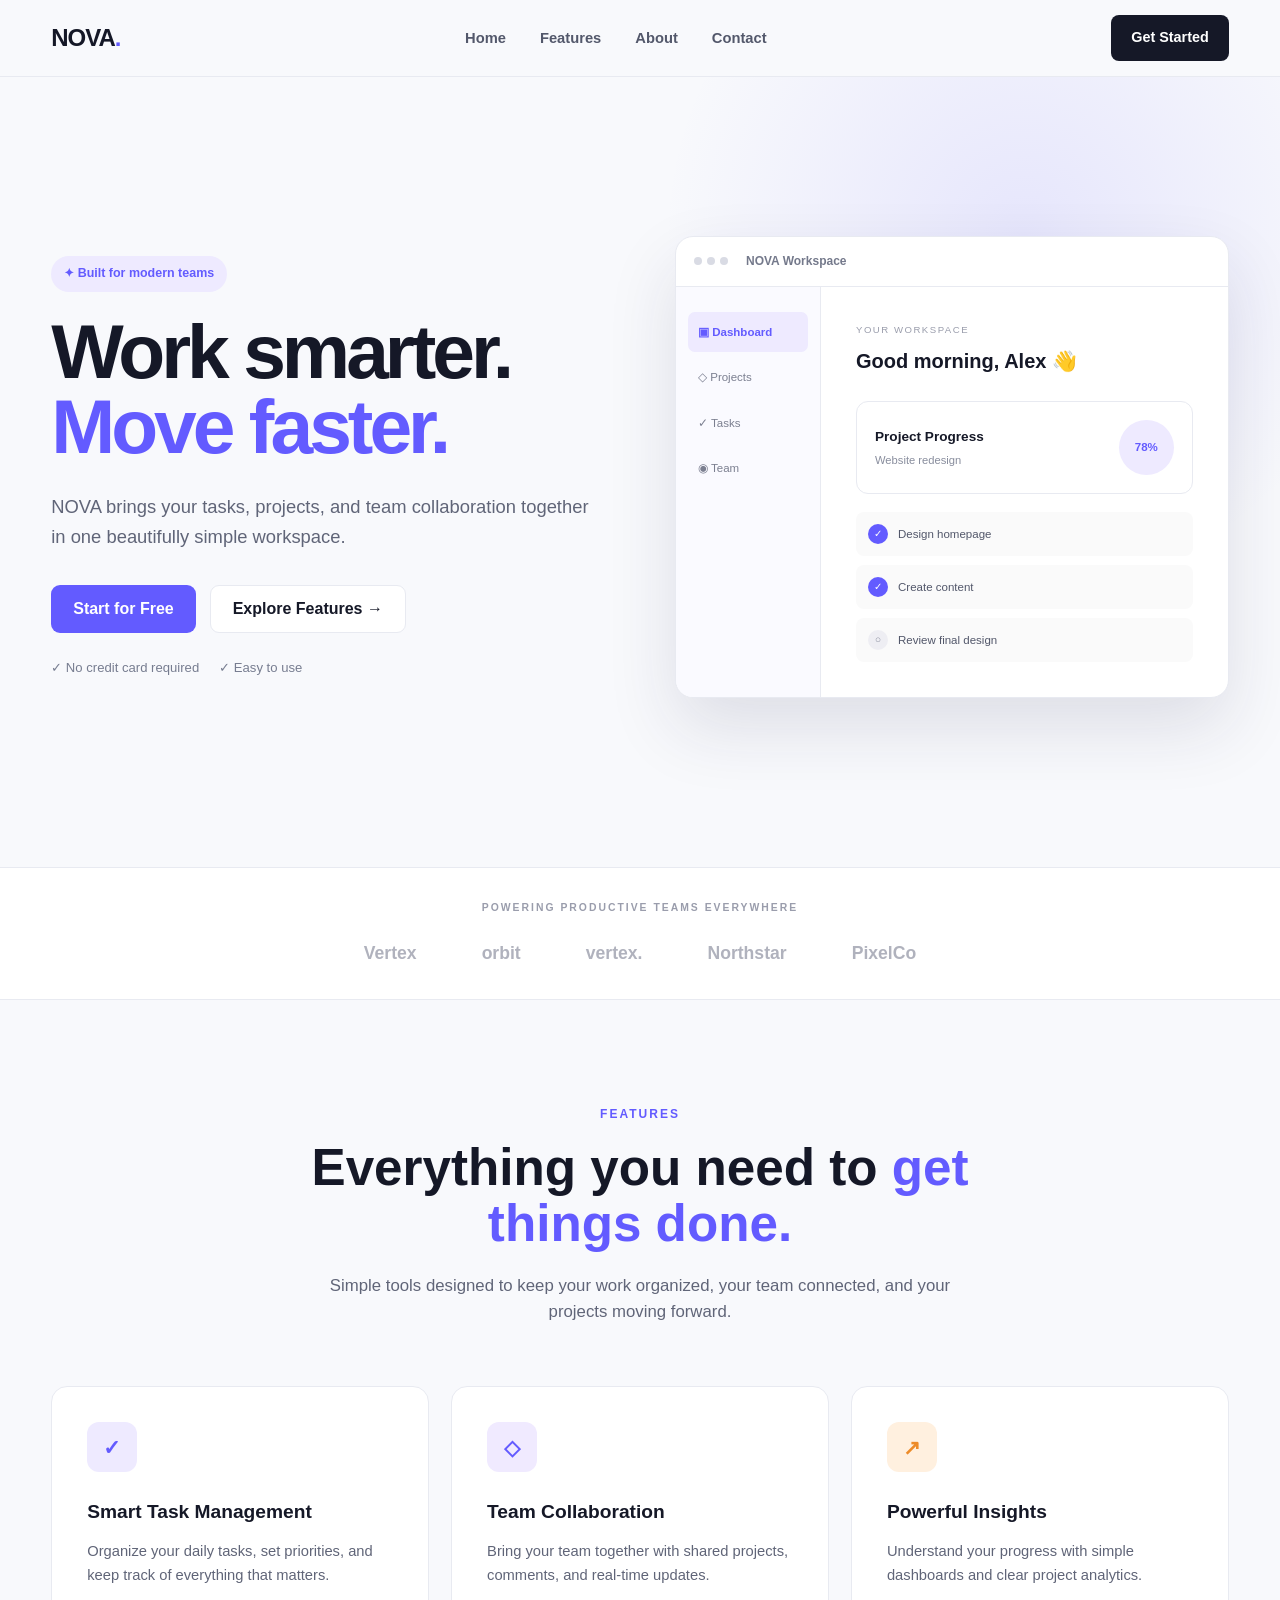
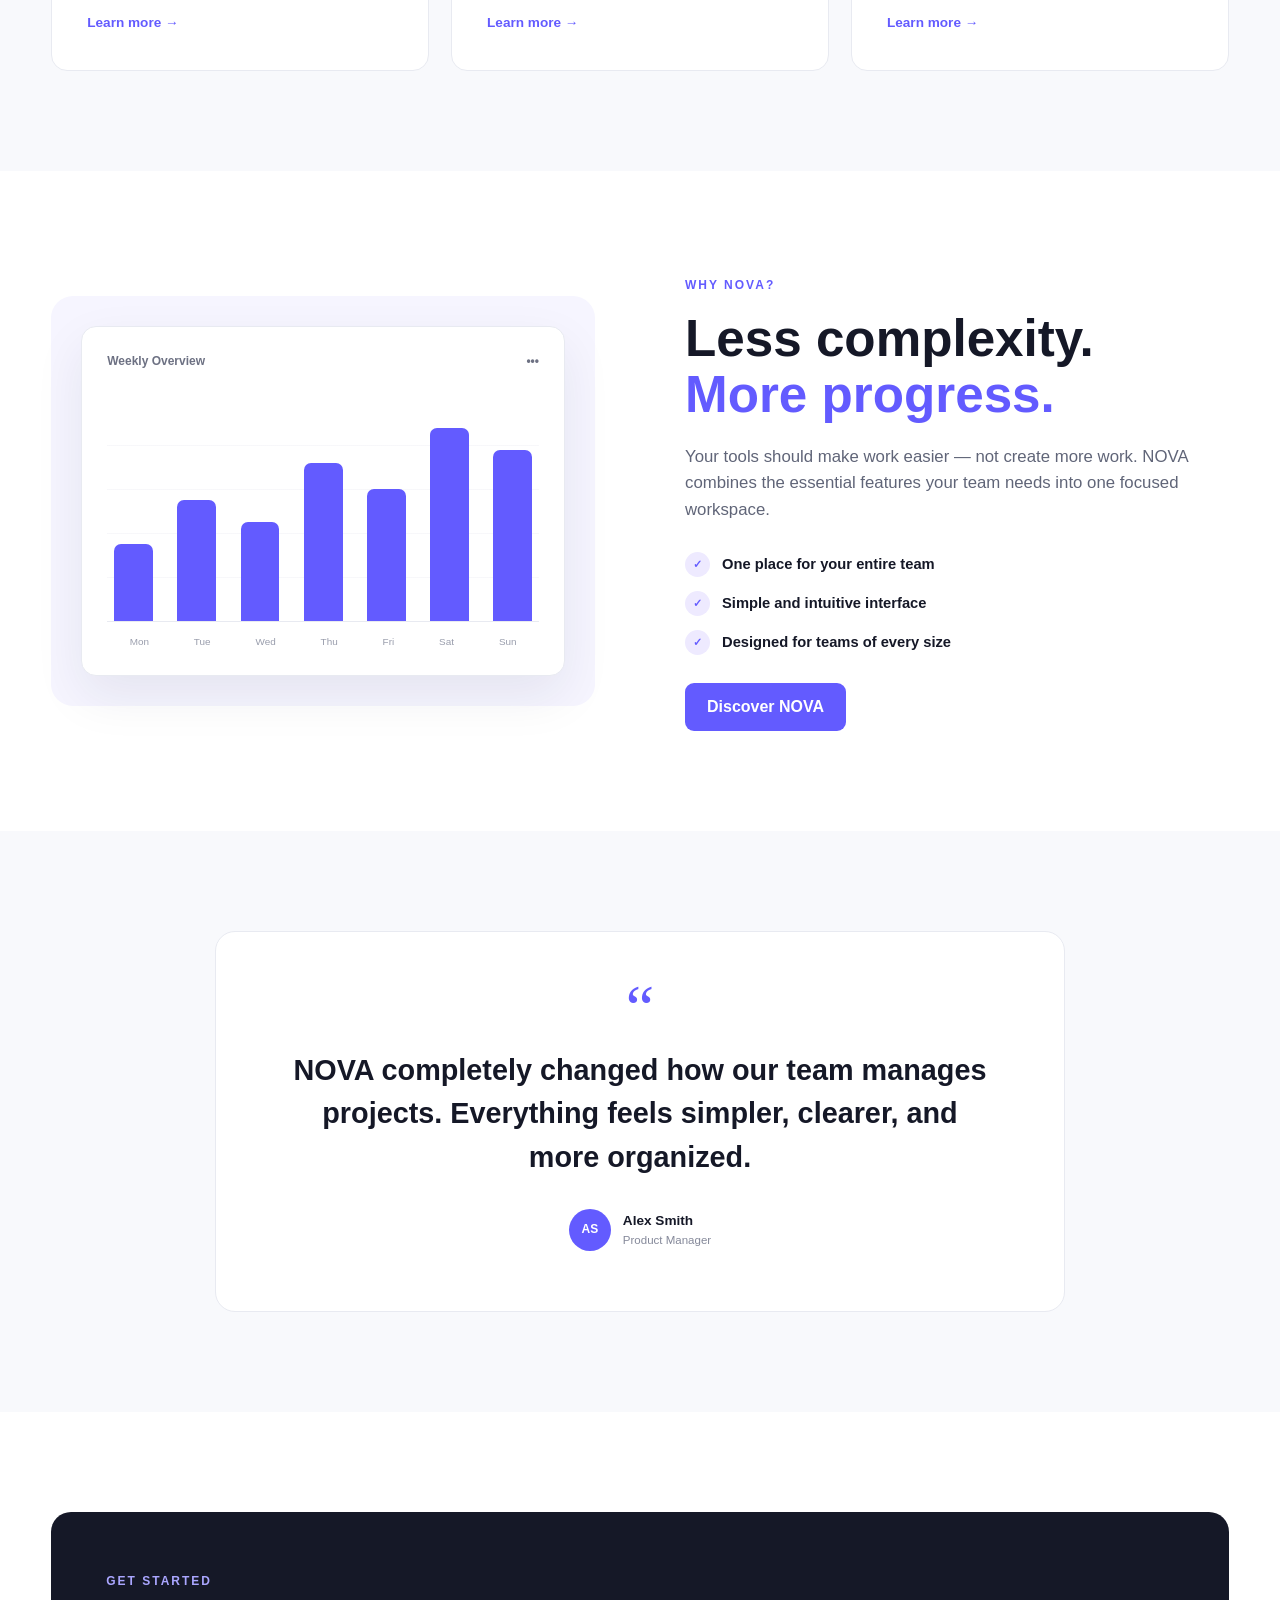
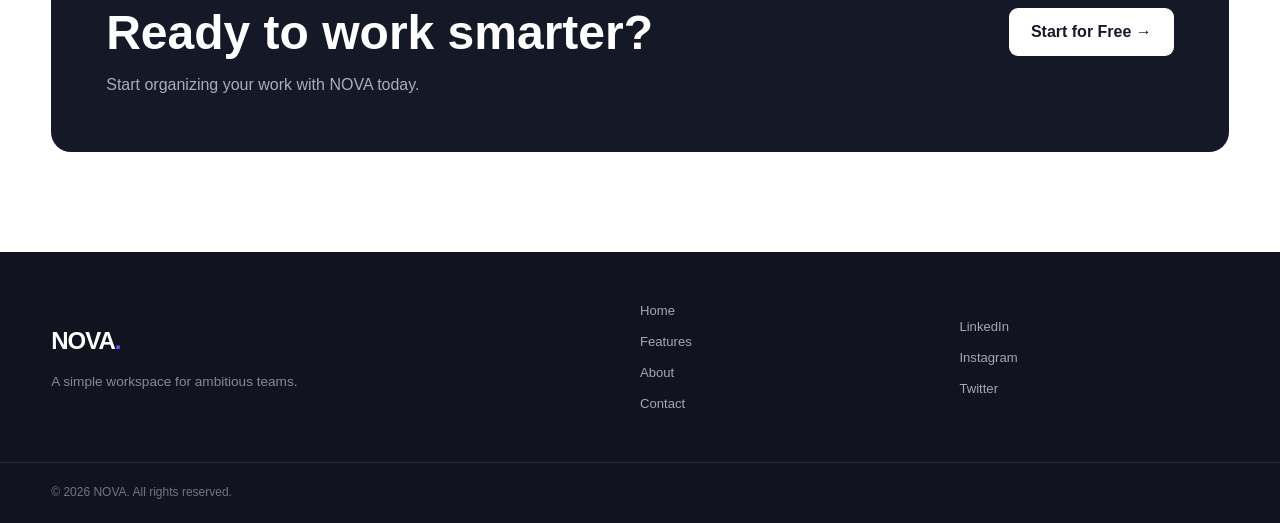
<file: Task-1-Landing-Page/index.html>
<!DOCTYPE html>
<html lang="en">

<head>
    <meta charset="UTF-8">

    <meta name="viewport" content="width=device-width, initial-scale=1.0">

    <meta name="description" content="NOVA is a modern digital workspace designed to help teams work smarter.">

    <title>NOVA — Work Smarter</title>

    <link rel="stylesheet" href="style.css">
</head>

<body>

    <!-- ================= NAVBAR ================= -->

    <header class="navbar">
        <div class="container nav-container">

            <a href="#home" class="logo">
                NOVA<span>.</span>
            </a>

            <nav>
                <ul class="nav-links">
                    <li>
                        <a href="#home">Home</a>
                    </li>

                    <li>
                        <a href="#features">Features</a>
                    </li>

                    <li>
                        <a href="#about">About</a>
                    </li>

                    <li>
                        <a href="#contact">Contact</a>
                    </li>
                </ul>
            </nav>

            <a href="#start" class="nav-button">
                Get Started
            </a>

        </div>
    </header>


    <main>

        <!-- ================= HERO ================= -->

        <section class="hero" id="home">

            <div class="container hero-container">

                <div class="hero-content">

                    <div class="hero-badge">
                        ✦ Built for modern teams
                    </div>

                    <h1>
                        Work smarter.
                        <span>Move faster.</span>
                    </h1>

                    <p>
                        NOVA brings your tasks, projects, and team
                        collaboration together in one beautifully
                        simple workspace.
                    </p>

                    <div class="hero-buttons">

                        <a href="#start" class="primary-button">
                            Start for Free
                        </a>

                        <a href="#features" class="secondary-button">
                            Explore Features →
                        </a>

                    </div>

                    <div class="hero-info">
                        <span>✓ No credit card required</span>
                        <span>✓ Easy to use</span>
                    </div>

                </div>


                <!-- Hero visual -->

                <div class="hero-visual">

                    <div class="dashboard">

                        <div class="dashboard-top">
                            <div class="window-buttons">
                                <span></span>
                                <span></span>
                                <span></span>
                            </div>

                            <div class="dashboard-title">
                                NOVA Workspace
                            </div>
                        </div>

                        <div class="dashboard-body">

                            <div class="dashboard-sidebar">

                                <div class="side-item active">
                                    ▣ Dashboard
                                </div>

                                <div class="side-item">
                                    ◇ Projects
                                </div>

                                <div class="side-item">
                                    ✓ Tasks
                                </div>

                                <div class="side-item">
                                    ◉ Team
                                </div>

                            </div>


                            <div class="dashboard-main">

                                <p class="small-label">
                                    YOUR WORKSPACE
                                </p>

                                <h3>
                                    Good morning, Alex 👋
                                </h3>

                                <div class="progress-card">

                                    <div>
                                        <strong>Project Progress</strong>
                                        <p>Website redesign</p>
                                    </div>

                                    <div class="progress-circle">
                                        78%
                                    </div>

                                </div>


                                <div class="task-list">

                                    <div class="task">
                                        <span class="check">✓</span>
                                        Design homepage
                                    </div>

                                    <div class="task">
                                        <span class="check">✓</span>
                                        Create content
                                    </div>

                                    <div class="task pending">
                                        <span class="check">○</span>
                                        Review final design
                                    </div>

                                </div>

                            </div>

                        </div>

                    </div>

                </div>

            </div>

        </section>


        <!-- ================= TRUST BAR ================= -->

        <section class="trust-section">

            <div class="container">

                <p>
                    POWERING PRODUCTIVE TEAMS EVERYWHERE
                </p>

                <div class="trust-logos">
                    <span>Vertex</span>
                    <span>orbit</span>
                    <span>vertex.</span>
                    <span>Northstar</span>
                    <span>PixelCo</span>
                </div>

            </div>

        </section>


        <!-- ================= FEATURES ================= -->

        <section class="features section" id="features">

            <div class="container">

                <div class="section-heading">

                    <span class="section-label">
                        FEATURES
                    </span>

                    <h2>
                        Everything you need to
                        <span>get things done.</span>
                    </h2>

                    <p>
                        Simple tools designed to keep your work
                        organized, your team connected, and your
                        projects moving forward.
                    </p>

                </div>


                <div class="feature-grid">

                    <article class="feature-card">

                        <div class="feature-icon">
                            ✓
                        </div>

                        <h3>
                            Smart Task Management
                        </h3>

                        <p>
                            Organize your daily tasks, set priorities,
                            and keep track of everything that matters.
                        </p>

                        <a href="#start">
                            Learn more →
                        </a>

                    </article>


                    <article class="feature-card">

                        <div class="feature-icon purple">
                            ◇
                        </div>

                        <h3>
                            Team Collaboration
                        </h3>

                        <p>
                            Bring your team together with shared
                            projects, comments, and real-time updates.
                        </p>

                        <a href="#start">
                            Learn more →
                        </a>

                    </article>


                    <article class="feature-card">

                        <div class="feature-icon orange">
                            ↗
                        </div>

                        <h3>
                            Powerful Insights
                        </h3>

                        <p>
                            Understand your progress with simple
                            dashboards and clear project analytics.
                        </p>

                        <a href="#start">
                            Learn more →
                        </a>

                    </article>

                </div>

            </div>

        </section>


        <!-- ================= ABOUT ================= -->

        <section class="about section" id="about">

            <div class="container about-container">

                <div class="about-visual">

                    <div class="about-card">

                        <div class="about-card-header">
                            <span>Weekly Overview</span>
                            <span>•••</span>
                        </div>

                        <div class="chart">

                            <div class="bar bar-one"></div>
                            <div class="bar bar-two"></div>
                            <div class="bar bar-three"></div>
                            <div class="bar bar-four"></div>
                            <div class="bar bar-five"></div>
                            <div class="bar bar-six"></div>
                            <div class="bar bar-seven"></div>

                        </div>

                        <div class="chart-days">
                            <span>Mon</span>
                            <span>Tue</span>
                            <span>Wed</span>
                            <span>Thu</span>
                            <span>Fri</span>
                            <span>Sat</span>
                            <span>Sun</span>
                        </div>

                    </div>

                </div>


                <div class="about-content">

                    <span class="section-label">
                        WHY NOVA?
                    </span>

                    <h2>
                        Less complexity.
                        <span>More progress.</span>
                    </h2>

                    <p>
                        Your tools should make work easier — not
                        create more work. NOVA combines the essential
                        features your team needs into one focused
                        workspace.
                    </p>

                    <ul class="about-list">

                        <li>
                            <span>✓</span>
                            One place for your entire team
                        </li>

                        <li>
                            <span>✓</span>
                            Simple and intuitive interface
                        </li>

                        <li>
                            <span>✓</span>
                            Designed for teams of every size
                        </li>

                    </ul>

                    <a href="#start" class="primary-button">
                        Discover NOVA
                    </a>

                </div>

            </div>

        </section>


        <!-- ================= TESTIMONIAL ================= -->

        <section class="testimonial section">

            <div class="container">

                <div class="testimonial-card">

                    <div class="quote">
                        “
                    </div>

                    <blockquote>
                        NOVA completely changed how our team
                        manages projects. Everything feels simpler,
                        clearer, and more organized.
                    </blockquote>

                    <div class="person">

                        <div class="avatar">
                            AS
                        </div>

                        <div>
                            <strong>
                                Alex Smith
                            </strong>

                            <span>
                                Product Manager
                            </span>
                        </div>

                    </div>

                </div>

            </div>

        </section>


        <!-- ================= CTA ================= -->

        <section class="cta section" id="start">

            <div class="container">

                <div class="cta-card">

                    <div>

                        <span class="section-label">
                            GET STARTED
                        </span>

                        <h2>
                            Ready to work smarter?
                        </h2>

                        <p>
                            Start organizing your work with NOVA today.
                        </p>

                    </div>

                    <a href="#home" class="cta-button">
                        Start for Free →
                    </a>

                </div>

            </div>

        </section>

    </main>


    <!-- ================= FOOTER ================= -->

    <footer id="contact">

        <div class="container footer-container">

            <div class="footer-brand">

                <a href="#home" class="logo">
                    NOVA<span>.</span>
                </a>

                <p>
                    A simple workspace for ambitious teams.
                </p>

            </div>


            <div class="footer-links">

                <a href="#home">
                    Home
                </a>

                <a href="#features">
                    Features
                </a>

                <a href="#about">
                    About
                </a>

                <a href="#contact">
                    Contact
                </a>

            </div>


            <div class="social-links">

                <a href="#">
                    LinkedIn
                </a>

                <a href="#">
                    Instagram
                </a>

                <a href="#">
                    Twitter
                </a>

            </div>

        </div>


        <div class="footer-bottom">

            <div class="container">

                <p>
                    © 2026 NOVA. All rights reserved.
                </p>

            </div>

        </div>

    </footer>

</body>

</html>
</file>
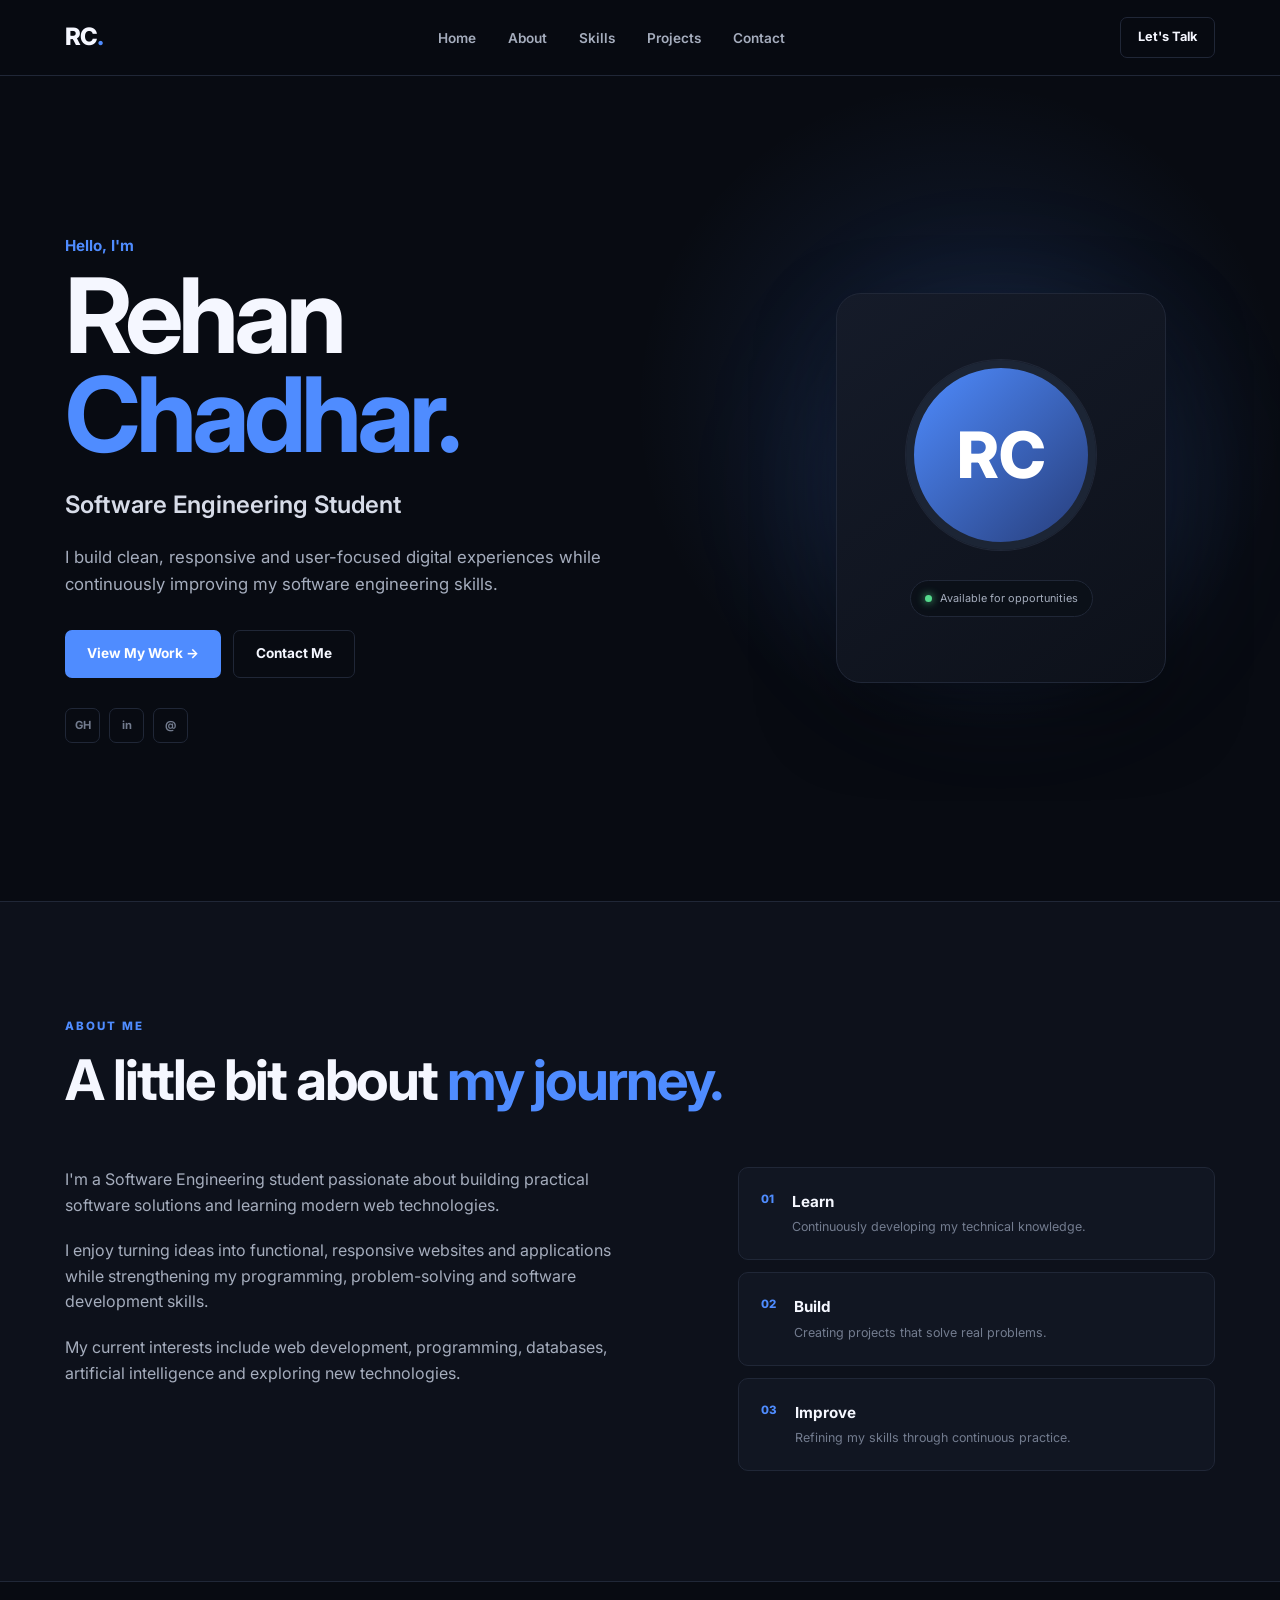
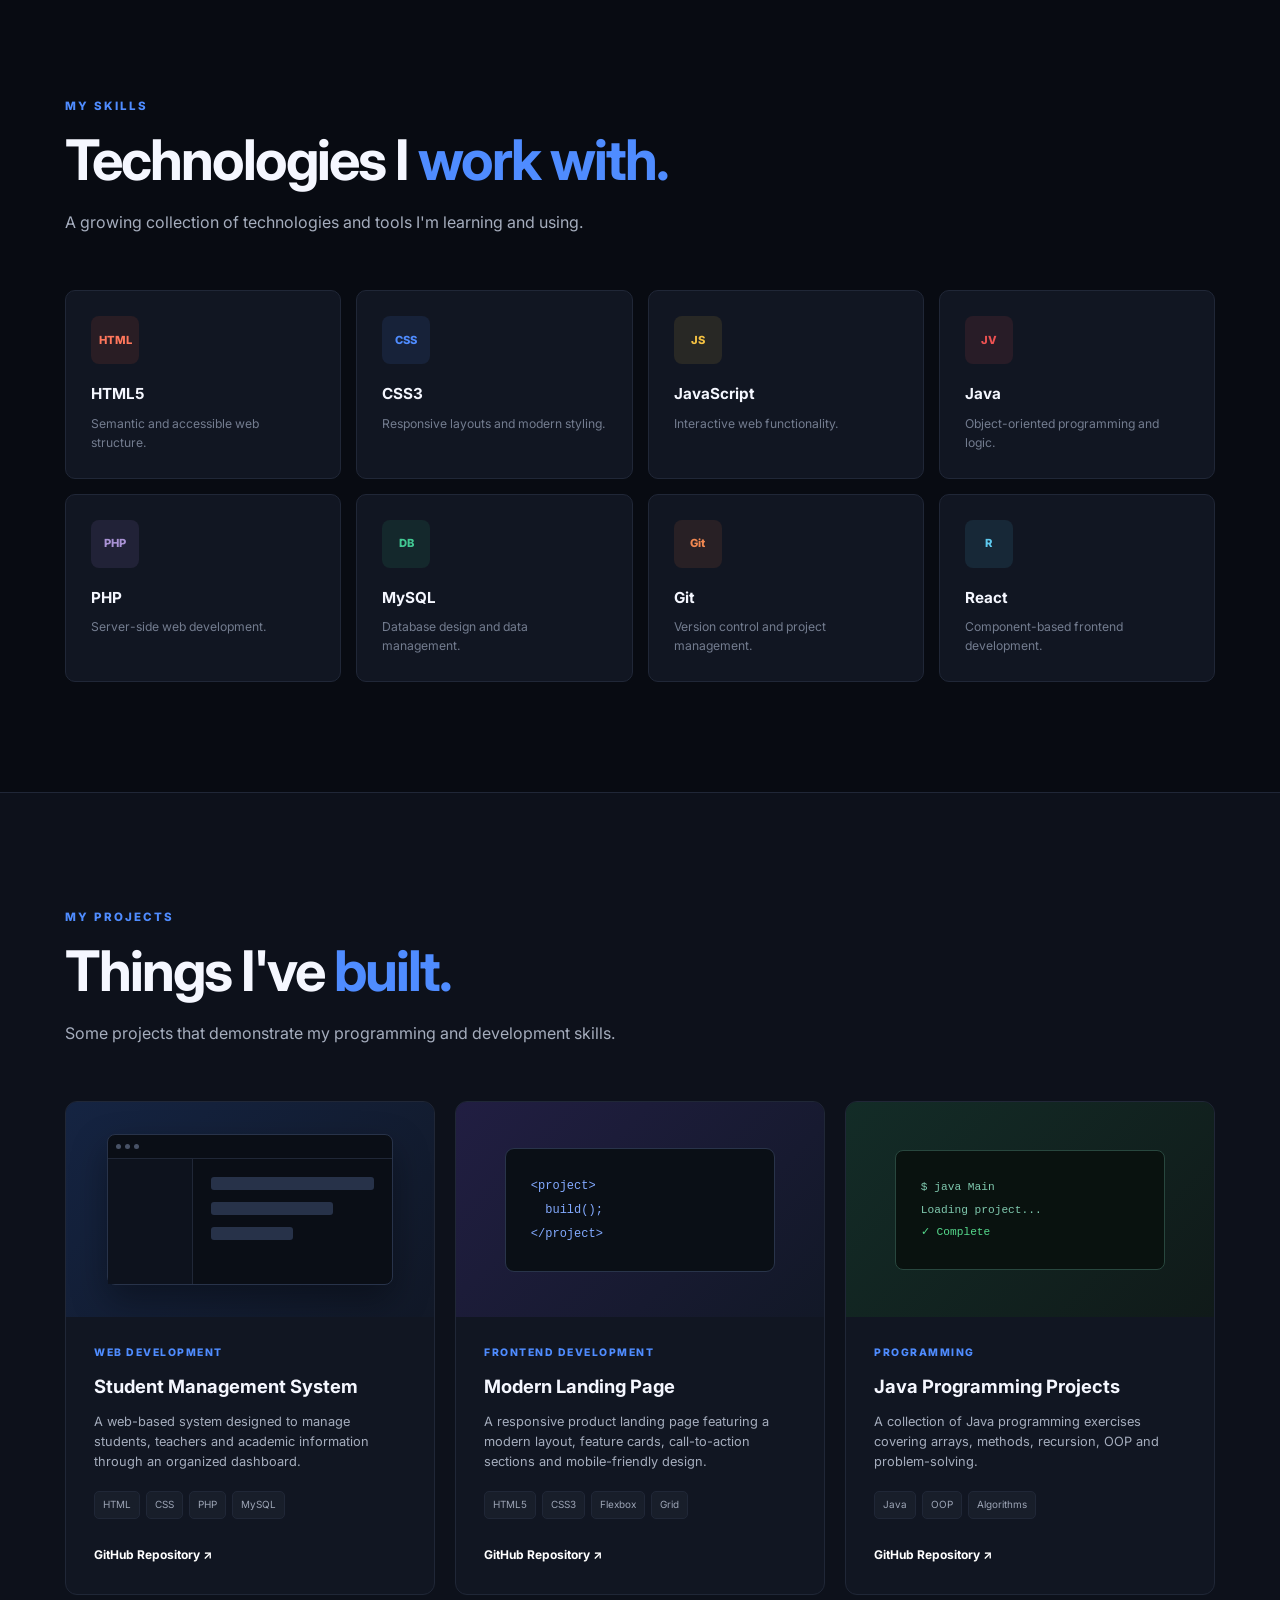
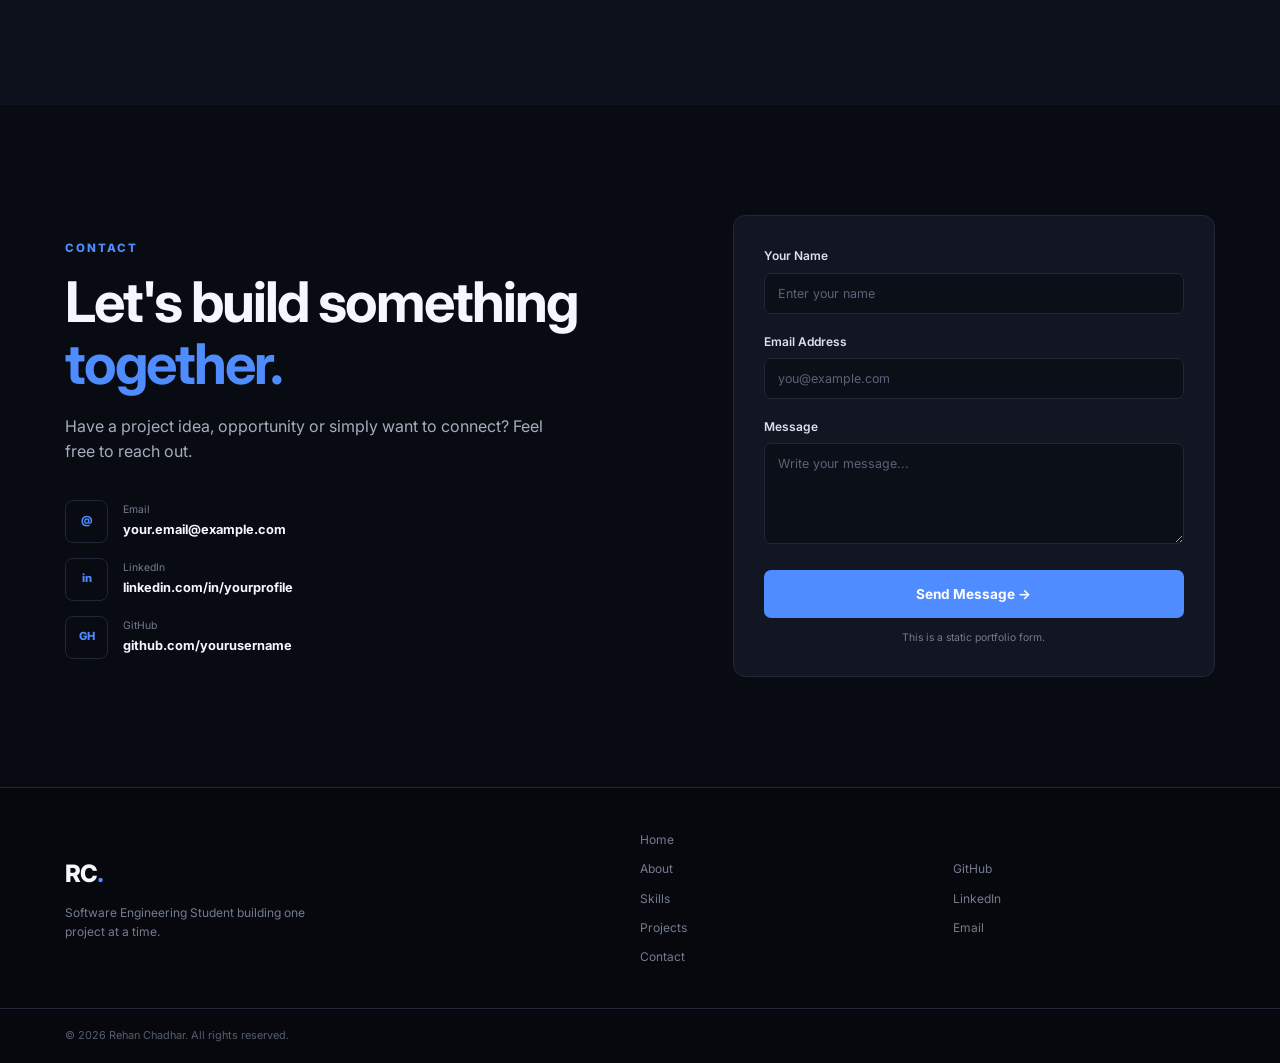
<file: Task-2-Personal-Portfolio/index.html>
<!DOCTYPE html>
<html lang="en">

<head>
    <meta charset="UTF-8">

    <meta name="viewport" content="width=device-width, initial-scale=1.0">

    <meta name="description" content="Rehan Chadhar - Software Engineering Student Portfolio">

    <title>Rehan Chadhar | Software Engineer</title>

    <!-- Google Font -->
    <link rel="preconnect" href="https://fonts.googleapis.com">
    <link rel="preconnect" href="https://fonts.gstatic.com" crossorigin>

    <link href="https://fonts.googleapis.com/css2?family=Inter:wght@400;500;600;700;800&display=swap" rel="stylesheet">

    <!-- CSS -->
    <link rel="stylesheet" href="style.css">
</head>


<body>

    <!-- ================= NAVBAR ================= -->

    <header class="navbar">

        <div class="container nav-container">

            <a href="#home" class="logo">
                RC<span>.</span>
            </a>


            <nav>

                <ul class="nav-links">

                    <li>
                        <a href="#home">Home</a>
                    </li>

                    <li>
                        <a href="#about">About</a>
                    </li>

                    <li>
                        <a href="#skills">Skills</a>
                    </li>

                    <li>
                        <a href="#projects">Projects</a>
                    </li>

                    <li>
                        <a href="#contact">Contact</a>
                    </li>

                </ul>

            </nav>


            <a href="#contact" class="nav-contact">
                Let's Talk
            </a>

        </div>

    </header>


    <main>


        <!-- ================= HERO ================= -->

        <section class="hero" id="home">

            <div class="container hero-container">


                <div class="hero-content">

                    <p class="hero-intro">
                        Hello, I'm
                    </p>


                    <h1>
                        Rehan
                        <span>Chadhar.</span>
                    </h1>


                    <h2>
                        Software Engineering Student
                    </h2>


                    <p class="hero-description">

                        I build clean, responsive and user-focused
                        digital experiences while continuously
                        improving my software engineering skills.

                    </p>


                    <div class="hero-buttons">

                        <a href="#projects" class="primary-button">

                            View My Work →

                        </a>


                        <a href="#contact" class="secondary-button">

                            Contact Me

                        </a>

                    </div>


                    <div class="hero-socials">

                        <a href="#" aria-label="GitHub">
                            GH
                        </a>

                        <a href="#" aria-label="LinkedIn">
                            in
                        </a>

                        <a href="#" aria-label="Email">
                            @
                        </a>

                    </div>

                </div>


                <!-- Profile / Avatar -->

                <div class="hero-profile">

                    <div class="profile-glow"></div>


                    <div class="profile-card">

                        <!-- Replace this with your real photo later -->

                        <div class="profile-avatar">

                            RC

                        </div>


                        <div class="profile-status">

                            <span></span>

                            Available for opportunities

                        </div>

                    </div>

                </div>

            </div>

        </section>


        <!-- ================= ABOUT ================= -->

        <section class="about section" id="about">

            <div class="container">


                <div class="section-header">

                    <p class="section-label">
                        ABOUT ME
                    </p>

                    <h2>
                        A little bit about
                        <span>my journey.</span>
                    </h2>

                </div>


                <div class="about-grid">


                    <div class="about-text">

                        <p>

                            I'm a Software Engineering student
                            passionate about building practical
                            software solutions and learning modern
                            web technologies.

                        </p>


                        <p>

                            I enjoy turning ideas into functional,
                            responsive websites and applications
                            while strengthening my programming,
                            problem-solving and software development
                            skills.

                        </p>


                        <p>

                            My current interests include web
                            development, programming, databases,
                            artificial intelligence and exploring
                            new technologies.

                        </p>


                    </div>


                    <div class="about-details">


                        <div class="detail-card">

                            <span class="detail-number">
                                01
                            </span>

                            <div>

                                <h3>
                                    Learn
                                </h3>

                                <p>
                                    Continuously developing my
                                    technical knowledge.
                                </p>

                            </div>

                        </div>


                        <div class="detail-card">

                            <span class="detail-number">
                                02
                            </span>

                            <div>

                                <h3>
                                    Build
                                </h3>

                                <p>
                                    Creating projects that solve
                                    real problems.
                                </p>

                            </div>

                        </div>


                        <div class="detail-card">

                            <span class="detail-number">
                                03
                            </span>

                            <div>

                                <h3>
                                    Improve
                                </h3>

                                <p>
                                    Refining my skills through
                                    continuous practice.
                                </p>

                            </div>

                        </div>

                    </div>

                </div>

            </div>

        </section>


        <!-- ================= SKILLS ================= -->

        <section class="skills section" id="skills">

            <div class="container">


                <div class="section-header">

                    <p class="section-label">
                        MY SKILLS
                    </p>

                    <h2>
                        Technologies I
                        <span>work with.</span>
                    </h2>

                    <p class="section-description">

                        A growing collection of technologies
                        and tools I'm learning and using.

                    </p>

                </div>


                <div class="skills-grid">


                    <div class="skill-card">

                        <div class="skill-icon">
                            HTML
                        </div>

                        <h3>
                            HTML5
                        </h3>

                        <p>
                            Semantic and accessible web structure.
                        </p>

                    </div>


                    <div class="skill-card">

                        <div class="skill-icon css">
                            CSS
                        </div>

                        <h3>
                            CSS3
                        </h3>

                        <p>
                            Responsive layouts and modern styling.
                        </p>

                    </div>


                    <div class="skill-card">

                        <div class="skill-icon js">
                            JS
                        </div>

                        <h3>
                            JavaScript
                        </h3>

                        <p>
                            Interactive web functionality.
                        </p>

                    </div>


                    <div class="skill-card">

                        <div class="skill-icon java">
                            JV
                        </div>

                        <h3>
                            Java
                        </h3>

                        <p>
                            Object-oriented programming and logic.
                        </p>

                    </div>


                    <div class="skill-card">

                        <div class="skill-icon php">
                            PHP
                        </div>

                        <h3>
                            PHP
                        </h3>

                        <p>
                            Server-side web development.
                        </p>

                    </div>


                    <div class="skill-card">

                        <div class="skill-icon db">
                            DB
                        </div>

                        <h3>
                            MySQL
                        </h3>

                        <p>
                            Database design and data management.
                        </p>

                    </div>


                    <div class="skill-card">

                        <div class="skill-icon git">
                            Git
                        </div>

                        <h3>
                            Git
                        </h3>

                        <p>
                            Version control and project management.
                        </p>

                    </div>


                    <div class="skill-card">

                        <div class="skill-icon react">
                            R
                        </div>

                        <h3>
                            React
                        </h3>

                        <p>
                            Component-based frontend development.
                        </p>

                    </div>

                </div>

            </div>

        </section>


        <!-- ================= PROJECTS ================= -->

        <section class="projects section" id="projects">

            <div class="container">


                <div class="section-header">

                    <p class="section-label">
                        MY PROJECTS
                    </p>

                    <h2>
                        Things I've
                        <span>built.</span>
                    </h2>

                    <p class="section-description">

                        Some projects that demonstrate my
                        programming and development skills.

                    </p>

                </div>


                <div class="projects-grid">


                    <!-- Project 1 -->

                    <article class="project-card">


                        <div class="project-image project-one">

                            <div class="project-window">

                                <div class="window-top">

                                    <span></span>
                                    <span></span>
                                    <span></span>

                                </div>


                                <div class="window-content">

                                    <div class="fake-sidebar"></div>

                                    <div class="fake-content">

                                        <div></div>
                                        <div></div>
                                        <div></div>

                                    </div>

                                </div>

                            </div>

                        </div>


                        <div class="project-content">

                            <p class="project-category">
                                WEB DEVELOPMENT
                            </p>

                            <h3>
                                Student Management System
                            </h3>

                            <p>

                                A web-based system designed to
                                manage students, teachers and
                                academic information through an
                                organized dashboard.

                            </p>


                            <div class="project-tech">

                                <span>HTML</span>
                                <span>CSS</span>
                                <span>PHP</span>
                                <span>MySQL</span>

                            </div>


                            <a href="#" class="project-link">

                                GitHub Repository
                                ↗

                            </a>

                        </div>

                    </article>


                    <!-- Project 2 -->

                    <article class="project-card">


                        <div class="project-image project-two">

                            <div class="code-preview">

                                <span>
                                    &lt;project&gt;
                                </span>

                                <span>
                                    &nbsp;&nbsp;build();
                                </span>

                                <span>
                                    &lt;/project&gt;
                                </span>

                            </div>

                        </div>


                        <div class="project-content">

                            <p class="project-category">
                                FRONTEND DEVELOPMENT
                            </p>

                            <h3>
                                Modern Landing Page
                            </h3>

                            <p>

                                A responsive product landing page
                                featuring a modern layout, feature
                                cards, call-to-action sections and
                                mobile-friendly design.

                            </p>


                            <div class="project-tech">

                                <span>HTML5</span>
                                <span>CSS3</span>
                                <span>Flexbox</span>
                                <span>Grid</span>

                            </div>


                            <a href="#" class="project-link">

                                GitHub Repository
                                ↗

                            </a>

                        </div>

                    </article>


                    <!-- Project 3 -->

                    <article class="project-card">


                        <div class="project-image project-three">

                            <div class="terminal">

                                <p>
                                    $ java Main
                                </p>

                                <p>
                                    Loading project...
                                </p>

                                <p class="success">
                                    ✓ Complete
                                </p>

                            </div>

                        </div>


                        <div class="project-content">

                            <p class="project-category">
                                PROGRAMMING
                            </p>

                            <h3>
                                Java Programming Projects
                            </h3>

                            <p>

                                A collection of Java programming
                                exercises covering arrays, methods,
                                recursion, OOP and problem-solving.

                            </p>


                            <div class="project-tech">

                                <span>Java</span>
                                <span>OOP</span>
                                <span>Algorithms</span>

                            </div>


                            <a href="#" class="project-link">

                                GitHub Repository
                                ↗

                            </a>

                        </div>

                    </article>

                </div>

            </div>

        </section>


        <!-- ================= CONTACT ================= -->

        <section class="contact section" id="contact">

            <div class="container">


                <div class="contact-container">


                    <div class="contact-info">

                        <p class="section-label">
                            CONTACT
                        </p>

                        <h2>
                            Let's build something
                            <span>together.</span>
                        </h2>

                        <p>

                            Have a project idea, opportunity or
                            simply want to connect? Feel free to
                            reach out.

                        </p>


                        <div class="contact-details">


                            <a href="mailto:your.email@example.com" class="contact-item">

                                <span class="contact-icon">
                                    @
                                </span>

                                <div>

                                    <small>
                                        Email
                                    </small>

                                    <strong>
                                        your.email@example.com
                                    </strong>

                                </div>

                            </a>


                            <a href="#" class="contact-item">

                                <span class="contact-icon">
                                    in
                                </span>

                                <div>

                                    <small>
                                        LinkedIn
                                    </small>

                                    <strong>
                                        linkedin.com/in/yourprofile
                                    </strong>

                                </div>

                            </a>


                            <a href="#" class="contact-item">

                                <span class="contact-icon">
                                    GH
                                </span>

                                <div>

                                    <small>
                                        GitHub
                                    </small>

                                    <strong>
                                        github.com/yourusername
                                    </strong>

                                </div>

                            </a>

                        </div>

                    </div>


                    <!-- Contact form -->

                    <div class="contact-form-card">

                        <form>


                            <div class="form-group">

                                <label for="name">
                                    Your Name
                                </label>

                                <input type="text" id="name" name="name" placeholder="Enter your name" required>

                            </div>


                            <div class="form-group">

                                <label for="email">
                                    Email Address
                                </label>

                                <input type="email" id="email" name="email" placeholder="you@example.com" required>

                            </div>


                            <div class="form-group">

                                <label for="message">
                                    Message
                                </label>

                                <textarea id="message" name="message" rows="5" placeholder="Write your message..."
                                    required></textarea>

                            </div>


                            <button type="submit" class="primary-button">

                                Send Message →

                            </button>

                            <p class="form-note">
                                This is a static portfolio form.
                            </p>

                        </form>

                    </div>

                </div>

            </div>

        </section>

    </main>


    <!-- ================= FOOTER ================= -->

    <footer>

        <div class="container footer-container">


            <div class="footer-brand">

                <a href="#home" class="logo">

                    RC<span>.</span>

                </a>

                <p>
                    Software Engineering Student
                    building one project at a time.
                </p>

            </div>


            <div class="footer-links">

                <a href="#home">
                    Home
                </a>

                <a href="#about">
                    About
                </a>

                <a href="#skills">
                    Skills
                </a>

                <a href="#projects">
                    Projects
                </a>

                <a href="#contact">
                    Contact
                </a>

            </div>


            <div class="footer-socials">

                <a href="#">
                    GitHub
                </a>

                <a href="#">
                    LinkedIn
                </a>

                <a href="mailto:your.email@example.com">
                    Email
                </a>

            </div>

        </div>


        <div class="footer-bottom">

            <div class="container">

                <p>
                    © 2026 Rehan Chadhar. All rights reserved.
                </p>

            </div>

        </div>

    </footer>


</body>

</html>
</file>
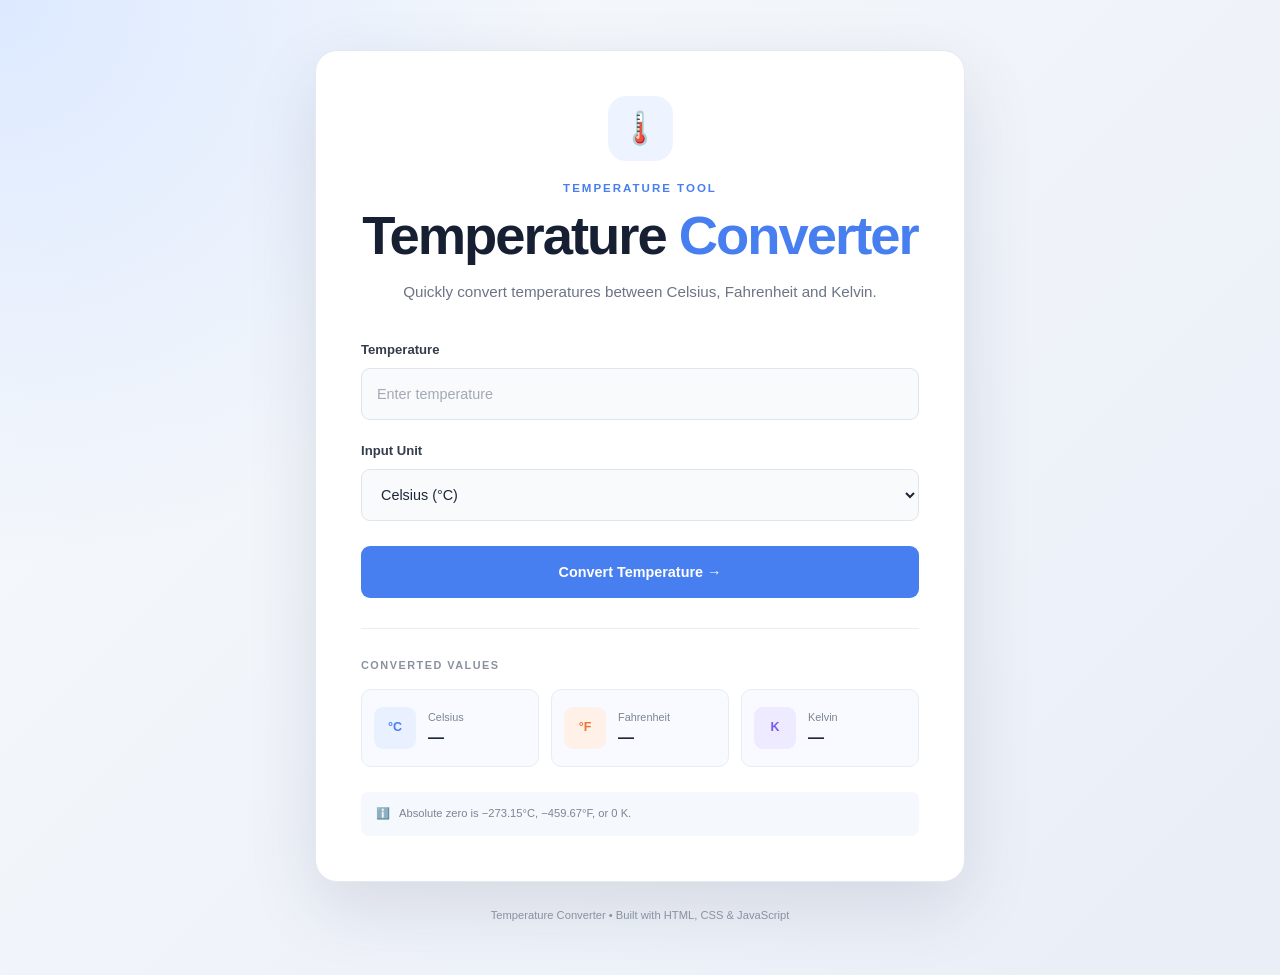
<file: Task-3-Temperature-Converter/index.html>
<!DOCTYPE html>
<html lang="en">

<head>
    <meta charset="UTF-8">

    <meta name="viewport"
          content="width=device-width, initial-scale=1.0">

    <meta name="description"
          content="Temperature Converter - Convert Celsius, Fahrenheit and Kelvin">

    <title>Temperature Converter</title>

    <link rel="stylesheet" href="style.css">
</head>


<body>

    <main class="page">

        <section class="converter-card">

            <!-- Header -->

            <div class="header">

                <div class="thermometer-icon">
                    🌡️
                </div>

                <p class="label">
                    TEMPERATURE TOOL
                </p>

                <h1>
                    Temperature
                    <span>Converter</span>
                </h1>

                <p class="subtitle">
                    Quickly convert temperatures between
                    Celsius, Fahrenheit and Kelvin.
                </p>

            </div>


            <!-- Converter Form -->

            <form id="converterForm">

                <!-- Temperature Input -->

                <div class="form-group">

                    <label for="temperature">
                        Temperature
                    </label>

                    <input
                        type="number"
                        id="temperature"
                        name="temperature"
                        placeholder="Enter temperature"
                        step="any"
                        autocomplete="off"
                    >

                </div>


                <!-- Unit Selector -->

                <div class="form-group">

                    <label for="unit">
                        Input Unit
                    </label>

                    <select id="unit" name="unit">

                        <option value="celsius">
                            Celsius (°C)
                        </option>

                        <option value="fahrenheit">
                            Fahrenheit (°F)
                        </option>

                        <option value="kelvin">
                            Kelvin (K)
                        </option>

                    </select>

                </div>


                <!-- Convert Button -->

                <button
                    type="submit"
                    class="convert-button">

                    Convert Temperature →

                </button>

            </form>


            <!-- Error Message -->

            <div
                id="errorMessage"
                class="message error-message"
                role="alert">

            </div>


            <!-- Results -->

            <section
                id="results"
                class="results"
                aria-live="polite">

                <div class="results-header">

                    <span>
                        CONVERTED VALUES
                    </span>

                </div>


                <div class="result-grid">


                    <!-- Celsius -->

                    <div class="result-card">

                        <div class="result-icon">
                            °C
                        </div>

                        <div>

                            <p>
                                Celsius
                            </p>

                            <h2 id="celsiusResult">
                                —
                            </h2>

                        </div>

                    </div>


                    <!-- Fahrenheit -->

                    <div class="result-card">

                        <div class="result-icon fahrenheit">
                            °F
                        </div>

                        <div>

                            <p>
                                Fahrenheit
                            </p>

                            <h2 id="fahrenheitResult">
                                —
                            </h2>

                        </div>

                    </div>


                    <!-- Kelvin -->

                    <div class="result-card">

                        <div class="result-icon kelvin">
                            K
                        </div>

                        <div>

                            <p>
                                Kelvin
                            </p>

                            <h2 id="kelvinResult">
                                —
                            </h2>

                        </div>

                    </div>

                </div>

            </section>


            <!-- Information -->

            <div class="info">

                <span>ℹ️</span>

                <p>
                    Absolute zero is −273.15°C,
                    −459.67°F, or 0 K.
                </p>

            </div>

        </section>


        <footer>

            <p>
                Temperature Converter • Built with HTML, CSS & JavaScript
            </p>

        </footer>

    </main>


    <script src="script.js"></script>

</body>

</html>
</file>
<file: Task-1-Landing-Page/style.css>
/* =========================
   RESET
========================= */

* {
    margin: 0;
    padding: 0;
    box-sizing: border-box;
}


html {
    scroll-behavior: smooth;
}


body {
    font-family: Arial, Helvetica, sans-serif;
    background: #f8f9fc;
    color: #151827;
    line-height: 1.6;
}


a {
    text-decoration: none;
    color: inherit;
}


ul {
    list-style: none;
}


img {
    max-width: 100%;
    display: block;
}


/* =========================
   VARIABLES
========================= */

:root {

    --primary: #635bff;
    --primary-dark: #5149d8;

    --dark: #151827;
    --text: #606578;

    --light: #f8f9fc;
    --white: #ffffff;

    --border: #e8eaf1;

    --purple-light: #eeeaff;
    --orange-light: #fff0df;

    --container: 1180px;

}


/* =========================
   GLOBAL
========================= */

.container {
    width: min(92%, var(--container));
    margin: 0 auto;
}


.section {
    padding: 100px 0;
}


.section-label {
    display: inline-block;

    font-size: 0.75rem;
    font-weight: 700;

    letter-spacing: 2px;

    color: var(--primary);

    margin-bottom: 16px;
}


.section-heading {
    max-width: 680px;
    margin: 0 auto 60px;

    text-align: center;
}


.section-heading h2,
.about-content h2 {
    font-size: clamp(2rem, 4vw, 3.3rem);
    line-height: 1.1;

    margin-bottom: 20px;
}


.section-heading h2 span,
.about-content h2 span {
    color: var(--primary);
}


.section-heading p,
.about-content > p {
    color: var(--text);
    font-size: 1.05rem;
}


/* =========================
   NAVBAR
========================= */

.navbar {
    position: sticky;
    top: 0;
    z-index: 1000;

    background: rgba(248, 249, 252, 0.94);

    border-bottom: 1px solid var(--border);

    backdrop-filter: blur(12px);
}


.nav-container {
    min-height: 76px;

    display: flex;
    align-items: center;
    justify-content: space-between;

    gap: 30px;
}


.logo {
    font-size: 1.5rem;
    font-weight: 800;

    letter-spacing: -1px;
}


.logo span {
    color: var(--primary);
}


.nav-links {
    display: flex;
    align-items: center;
    gap: 34px;
}


.nav-links a {
    color: #53586b;

    font-size: 0.92rem;
    font-weight: 600;

    transition: color 0.2s ease;
}


.nav-links a:hover {
    color: var(--primary);
}


.nav-button {
    background: var(--dark);
    color: white;

    padding: 11px 20px;

    border-radius: 8px;

    font-size: 0.9rem;
    font-weight: 700;
}


/* =========================
   HERO
========================= */

.hero {
    padding: 90px 0 100px;

    background:
        radial-gradient(
            circle at 80% 20%,
            rgba(99, 91, 255, 0.12),
            transparent 30%
        );
}


.hero-container {
    min-height: 600px;

    display: grid;

    grid-template-columns:
        minmax(0, 1fr)
        minmax(0, 1fr);

    align-items: center;

    gap: 70px;
}


.hero-badge {
    display: inline-block;

    background: var(--purple-light);
    color: var(--primary);

    padding: 8px 13px;

    border-radius: 50px;

    font-size: 0.78rem;
    font-weight: 700;

    margin-bottom: 22px;
}


.hero h1 {
    max-width: 650px;

    font-size: clamp(3rem, 6vw, 5.2rem);

    line-height: 0.98;

    letter-spacing: -4px;

    margin-bottom: 28px;
}


.hero h1 span {
    display: block;
    color: var(--primary);
}


.hero-content > p {
    max-width: 570px;

    color: var(--text);

    font-size: 1.15rem;

    margin-bottom: 34px;
}


.hero-buttons {
    display: flex;
    flex-wrap: wrap;

    align-items: center;

    gap: 14px;

    margin-bottom: 24px;
}


.primary-button,
.secondary-button,
.cta-button {
    display: inline-flex;

    align-items: center;
    justify-content: center;

    min-height: 48px;

    padding: 0 22px;

    border-radius: 9px;

    font-weight: 700;

    transition:
        transform 0.2s ease,
        background 0.2s ease;
}


.primary-button {
    background: var(--primary);
    color: white;
}


.primary-button:hover {
    background: var(--primary-dark);

    transform: translateY(-2px);
}


.secondary-button {
    background: white;

    border: 1px solid var(--border);

    color: var(--dark);
}


.secondary-button:hover {
    transform: translateY(-2px);

    border-color: var(--primary);
}


.hero-info {
    display: flex;
    flex-wrap: wrap;

    gap: 20px;

    color: #777d90;

    font-size: 0.82rem;
}


/* =========================
   DASHBOARD
========================= */

.hero-visual {
    position: relative;
}


.dashboard {
    background: white;

    border: 1px solid var(--border);

    border-radius: 18px;

    overflow: hidden;

    box-shadow:
        0 30px 70px rgba(30, 35, 70, 0.12);
}


.dashboard-top {
    height: 50px;

    display: flex;
    align-items: center;

    gap: 18px;

    padding: 0 18px;

    border-bottom: 1px solid var(--border);
}


.window-buttons {
    display: flex;
    gap: 5px;
}


.window-buttons span {
    width: 8px;
    height: 8px;

    background: #d9dbe4;

    border-radius: 50%;
}


.dashboard-title {
    font-size: 0.75rem;
    font-weight: 700;

    color: #74798b;
}


.dashboard-body {
    min-height: 390px;

    display: grid;

    grid-template-columns: 145px 1fr;
}


.dashboard-sidebar {
    padding: 25px 12px;

    background: #fafaff;

    border-right: 1px solid var(--border);
}


.side-item {
    padding: 11px 10px;

    margin-bottom: 5px;

    border-radius: 7px;

    font-size: 0.72rem;

    color: #7b7f90;
}


.side-item.active {
    background: var(--purple-light);

    color: var(--primary);

    font-weight: 700;
}


.dashboard-main {
    padding: 35px;
}


.small-label {
    font-size: 0.6rem;

    color: #9a9dac;

    letter-spacing: 1.5px;

    margin-bottom: 8px;
}


.dashboard-main h3 {
    font-size: 1.25rem;

    margin-bottom: 24px;
}


.progress-card {
    display: flex;

    justify-content: space-between;
    align-items: center;

    padding: 18px;

    border: 1px solid var(--border);

    border-radius: 12px;

    margin-bottom: 18px;
}


.progress-card strong {
    display: block;

    font-size: 0.85rem;

    margin-bottom: 4px;
}


.progress-card p {
    font-size: 0.7rem;

    color: #888d9d;
}


.progress-circle {
    width: 55px;
    height: 55px;

    display: grid;
    place-items: center;

    border-radius: 50%;

    background: var(--purple-light);

    color: var(--primary);

    font-size: 0.72rem;
    font-weight: 800;
}


.task-list {
    display: grid;
    gap: 9px;
}


.task {
    display: flex;

    align-items: center;

    gap: 10px;

    padding: 12px;

    background: #fafafa;

    border-radius: 8px;

    font-size: 0.72rem;

    color: #52576a;
}


.check {
    display: grid;
    place-items: center;

    width: 20px;
    height: 20px;

    border-radius: 50%;

    background: var(--primary);

    color: white;

    font-size: 0.65rem;
}


.pending .check {
    background: #eeeef3;
    color: #85899a;
}


/* =========================
   TRUST
========================= */

.trust-section {
    padding: 32px 0;

    border-top: 1px solid var(--border);
    border-bottom: 1px solid var(--border);

    background: white;
}


.trust-section p {
    text-align: center;

    color: #9a9dac;

    font-size: 0.65rem;
    font-weight: 700;

    letter-spacing: 2px;

    margin-bottom: 22px;
}


.trust-logos {
    display: flex;

    justify-content: center;
    align-items: center;

    flex-wrap: wrap;

    gap: 65px;

    color: #b0b2bd;

    font-size: 1.1rem;
    font-weight: 800;
}


/* =========================
   FEATURES
========================= */

.features {
    background: var(--light);
}


.feature-grid {
    display: grid;

    grid-template-columns:
        repeat(3, minmax(0, 1fr));

    gap: 22px;
}


.feature-card {
    padding: 35px;

    background: white;

    border: 1px solid var(--border);

    border-radius: 16px;

    transition:
        transform 0.25s ease,
        box-shadow 0.25s ease;
}


.feature-card:hover {
    transform: translateY(-6px);

    box-shadow:
        0 20px 45px rgba(30, 35, 70, 0.08);
}


.feature-icon {
    width: 50px;
    height: 50px;

    display: grid;
    place-items: center;

    border-radius: 12px;

    background: var(--purple-light);

    color: var(--primary);

    font-size: 1.3rem;

    font-weight: 800;

    margin-bottom: 25px;
}


.feature-icon.purple {
    background: #f0eaff;
}


.feature-icon.orange {
    background: var(--orange-light);

    color: #ed8b28;
}


.feature-card h3 {
    font-size: 1.2rem;

    margin-bottom: 12px;
}


.feature-card p {
    color: var(--text);

    font-size: 0.92rem;

    margin-bottom: 22px;
}


.feature-card a {
    color: var(--primary);

    font-size: 0.85rem;

    font-weight: 700;
}


/* =========================
   ABOUT
========================= */

.about {
    background: white;
}


.about-container {
    display: grid;

    grid-template-columns:
        minmax(0, 1fr)
        minmax(0, 1fr);

    align-items: center;

    gap: 90px;
}


.about-visual {
    padding: 30px;

    background: #f6f5ff;

    border-radius: 22px;
}


.about-card {
    padding: 25px;

    background: white;

    border: 1px solid var(--border);

    border-radius: 15px;

    box-shadow:
        0 20px 50px rgba(30, 35, 70, 0.08);
}


.about-card-header {
    display: flex;

    justify-content: space-between;

    color: #6d7183;

    font-size: 0.75rem;
    font-weight: 700;

    margin-bottom: 30px;
}


.chart {
    height: 220px;

    display: flex;

    align-items: flex-end;

    justify-content: space-around;

    gap: 10px;

    border-bottom: 1px solid var(--border);

    background:
        repeating-linear-gradient(
            to top,
            transparent 0,
            transparent 43px,
            #f0f0f5 44px
        );
}


.bar {
    width: 9%;

    border-radius: 7px 7px 0 0;

    background: var(--primary);
}


.bar-one {
    height: 35%;
}


.bar-two {
    height: 55%;
}


.bar-three {
    height: 45%;
}


.bar-four {
    height: 72%;
}


.bar-five {
    height: 60%;
}


.bar-six {
    height: 88%;
}


.bar-seven {
    height: 78%;
}


.chart-days {
    display: flex;

    justify-content: space-around;

    padding-top: 12px;

    color: #999dac;

    font-size: 0.62rem;
}


.about-content h2 {
    max-width: 500px;
}


.about-list {
    display: grid;

    gap: 14px;

    margin: 28px 0;
}


.about-list li {
    display: flex;

    align-items: center;

    gap: 12px;

    font-size: 0.92rem;
    font-weight: 600;
}


.about-list span {
    width: 25px;
    height: 25px;

    display: grid;
    place-items: center;

    background: var(--purple-light);

    color: var(--primary);

    border-radius: 50%;

    font-size: 0.7rem;
}


/* =========================
   TESTIMONIAL
========================= */

.testimonial {
    background: var(--light);
}


.testimonial-card {
    max-width: 850px;

    margin: auto;

    text-align: center;

    padding: 60px 30px;

    background: white;

    border: 1px solid var(--border);

    border-radius: 20px;
}


.quote {
    color: var(--primary);

    font-family: Georgia, serif;

    font-size: 4rem;

    line-height: 0.5;

    margin-bottom: 25px;
}


blockquote {
    font-size: clamp(1.3rem, 3vw, 1.8rem);

    line-height: 1.5;

    font-weight: 600;

    max-width: 700px;

    margin: 0 auto 30px;
}


.person {
    display: flex;

    justify-content: center;
    align-items: center;

    gap: 12px;

    text-align: left;
}


.avatar {
    width: 42px;
    height: 42px;

    display: grid;
    place-items: center;

    border-radius: 50%;

    background: var(--primary);

    color: white;

    font-size: 0.75rem;

    font-weight: 800;
}


.person strong {
    display: block;

    font-size: 0.85rem;
}


.person span {
    display: block;

    color: #85899a;

    font-size: 0.72rem;
}


/* =========================
   CTA
========================= */

.cta {
    background: white;
}


.cta-card {
    display: flex;

    align-items: center;
    justify-content: space-between;

    gap: 30px;

    padding: 55px;

    background: var(--dark);

    color: white;

    border-radius: 20px;
}


.cta-card .section-label {
    color: #aaa6ff;
}


.cta-card h2 {
    font-size: clamp(2rem, 4vw, 3rem);

    line-height: 1.1;

    margin-bottom: 12px;
}


.cta-card p {
    color: #a9adbd;
}


.cta-button {
    flex-shrink: 0;

    background: white;

    color: var(--dark);
}


.cta-button:hover {
    transform: translateY(-2px);
}


/* =========================
   FOOTER
========================= */

footer {
    background: #11131e;

    color: white;
}


.footer-container {
    min-height: 210px;

    display: grid;

    grid-template-columns:
        2fr 1fr 1fr;

    align-items: center;

    gap: 50px;
}


.footer-brand p {
    max-width: 260px;

    color: #85899a;

    font-size: 0.85rem;

    margin-top: 10px;
}


.footer-links,
.social-links {
    display: grid;

    gap: 10px;
}


.footer-links a,
.social-links a {
    color: #a4a7b5;

    font-size: 0.82rem;
}


.footer-links a:hover,
.social-links a:hover {
    color: white;
}


.footer-bottom {
    border-top: 1px solid #252735;

    padding: 20px 0;
}


.footer-bottom p {
    color: #707487;

    font-size: 0.75rem;
}


/* =========================
   RESPONSIVE TABLET
========================= */

@media (max-width: 900px) {

    .nav-links {
        gap: 18px;
    }


    .hero-container {
        grid-template-columns: 1fr;

        gap: 50px;
    }


    .hero-content {
        text-align: center;
    }


    .hero-content > p {
        margin-left: auto;
        margin-right: auto;
    }


    .hero-buttons,
    .hero-info {
        justify-content: center;
    }


    .hero-visual {
        max-width: 700px;

        width: 100%;

        margin: auto;
    }


    .feature-grid {
        grid-template-columns: 1fr 1fr;
    }


    .about-container {
        grid-template-columns: 1fr;

        gap: 50px;
    }


    .about-content {
        text-align: center;
    }


    .about-content h2 {
        margin-left: auto;
        margin-right: auto;
    }


    .about-content > p {
        max-width: 650px;

        margin-left: auto;
        margin-right: auto;
    }


    .about-list {
        max-width: 350px;

        margin-left: auto;
        margin-right: auto;

        text-align: left;
    }


    .footer-container {
        grid-template-columns: 1fr 1fr;
    }

}


/* =========================
   RESPONSIVE MOBILE
========================= */

@media (max-width: 650px) {

    .section {
        padding: 70px 0;
    }


    .nav-container {
        min-height: 70px;
    }


    .nav-links {
        display: none;
    }


    .nav-button {
        padding: 9px 14px;

        font-size: 0.78rem;
    }


    .hero {
        padding: 65px 0 70px;
    }


    .hero h1 {
        font-size: clamp(2.7rem, 14vw, 4rem);

        letter-spacing: -2px;
    }


    .hero-content > p {
        font-size: 1rem;
    }


    .hero-buttons {
        flex-direction: column;

        width: 100%;
    }


    .primary-button,
    .secondary-button {
        width: 100%;
    }


    .dashboard-body {
        grid-template-columns: 1fr;
    }


    .dashboard-sidebar {
        display: none;
    }


    .dashboard-main {
        padding: 22px;
    }


    .dashboard {
        border-radius: 13px;
    }


    .trust-logos {
        gap: 25px;

        font-size: 0.9rem;
    }


    .feature-grid {
        grid-template-columns: 1fr;
    }


    .feature-card {
        padding: 28px;
    }


    .about-visual {
        padding: 15px;
    }


    .chart {
        height: 160px;
    }


    .cta-card {
        flex-direction: column;

        align-items: flex-start;

        padding: 35px 25px;
    }


    .cta-button {
        width: 100%;
    }


    .footer-container {
        grid-template-columns: 1fr;

        gap: 30px;

        padding: 45px 0;
    }

}


/* =========================
   VERY SMALL DEVICES
========================= */

@media (max-width: 380px) {

    .logo {
        font-size: 1.25rem;
    }


    .nav-button {
        padding: 8px 11px;

        font-size: 0.7rem;
    }


    .hero h1 {
        font-size: 2.6rem;
    }


    .hero-info {
        flex-direction: column;

        gap: 5px;
    }


    .dashboard-main h3 {
        font-size: 1rem;
    }

}
</file>
<file: Task-2-Personal-Portfolio/style.css>
/* =========================================
   RESET
========================================= */

* {
    margin: 0;
    padding: 0;
    box-sizing: border-box;
}


html {
    scroll-behavior: smooth;
}


body {
    font-family: "Inter", sans-serif;

    background: #080b12;

    color: #f5f7ff;

    line-height: 1.6;
}


a {
    text-decoration: none;

    color: inherit;
}


button,
input,
textarea {
    font-family: inherit;
}


ul {
    list-style: none;
}


/* =========================================
   VARIABLES
========================================= */

:root {

    --background: #080b12;

    --background-light: #0d111b;

    --card: #111622;

    --card-hover: #151b29;

    --primary: #4f8cff;

    --primary-dark: #3975df;

    --primary-light: #8db4ff;

    --white: #f5f7ff;

    --text: #a5adbd;

    --muted: #737c8f;

    --border: #202737;

    --success: #55d98c;

    --container: 1150px;
}


/* =========================================
   GLOBAL
========================================= */

.container {
    width: min(92%, var(--container));

    margin: 0 auto;
}


.section {
    padding: 110px 0;
}


.section-header {
    max-width: 700px;

    margin-bottom: 55px;
}


.section-label {
    display: inline-block;

    color: var(--primary);

    font-size: 0.72rem;

    font-weight: 800;

    letter-spacing: 2px;

    margin-bottom: 15px;
}


.section-header h2,
.contact-info h2 {
    font-size: clamp(2.2rem, 5vw, 3.5rem);

    line-height: 1.1;

    letter-spacing: -2px;

    margin-bottom: 18px;
}


.section-header h2 span,
.contact-info h2 span {
    color: var(--primary);
}


.section-description {
    color: var(--text);

    max-width: 600px;

    font-size: 1rem;
}


/* =========================================
   NAVBAR
========================================= */

.navbar {
    position: sticky;

    top: 0;

    z-index: 1000;

    background: rgba(8, 11, 18, 0.9);

    border-bottom: 1px solid var(--border);

    backdrop-filter: blur(14px);
}


.nav-container {
    min-height: 75px;

    display: flex;

    align-items: center;

    justify-content: space-between;

    gap: 30px;
}


.logo {
    font-size: 1.5rem;

    font-weight: 800;

    letter-spacing: -1px;
}


.logo span {
    color: var(--primary);
}


.nav-links {
    display: flex;

    align-items: center;

    gap: 32px;
}


.nav-links a {
    color: var(--text);

    font-size: 0.85rem;

    font-weight: 600;

    transition: color 0.2s ease;
}


.nav-links a:hover {
    color: var(--white);
}


.nav-contact {
    padding: 9px 17px;

    border: 1px solid var(--border);

    border-radius: 7px;

    font-size: 0.8rem;

    font-weight: 700;

    transition:
        background 0.2s ease,
        border-color 0.2s ease;
}


.nav-contact:hover {
    background: var(--primary);

    border-color: var(--primary);
}


/* =========================================
   HERO
========================================= */

.hero {
    min-height: calc(100vh - 75px);

    display: flex;

    align-items: center;

    padding: 90px 0;

    overflow: hidden;

    background:
        radial-gradient(
            circle at 75% 40%,
            rgba(79, 140, 255, 0.15),
            transparent 30%
        );
}


.hero-container {
    display: grid;

    grid-template-columns:
        minmax(0, 1.2fr)
        minmax(300px, 0.8fr);

    align-items: center;

    gap: 80px;
}


.hero-intro {
    color: var(--primary);

    font-size: 0.95rem;

    font-weight: 700;

    margin-bottom: 8px;
}


.hero h1 {
    font-size: clamp(3.5rem, 9vw, 6.5rem);

    line-height: 0.95;

    letter-spacing: -5px;

    margin-bottom: 22px;
}


.hero h1 span {
    color: var(--primary);
}


.hero h2 {
    font-size: clamp(1.1rem, 3vw, 1.5rem);

    color: #d7dce8;

    font-weight: 600;

    margin-bottom: 20px;
}


.hero-description {
    max-width: 570px;

    color: var(--text);

    font-size: 1.05rem;

    margin-bottom: 32px;
}


.hero-buttons {
    display: flex;

    flex-wrap: wrap;

    gap: 12px;

    margin-bottom: 30px;
}


.primary-button,
.secondary-button {
    min-height: 48px;

    display: inline-flex;

    align-items: center;

    justify-content: center;

    padding: 0 22px;

    border-radius: 7px;

    font-size: 0.85rem;

    font-weight: 700;

    cursor: pointer;

    border: none;

    transition:
        transform 0.2s ease,
        background 0.2s ease;
}


.primary-button {
    background: var(--primary);

    color: white;
}


.primary-button:hover {
    background: var(--primary-dark);

    transform: translateY(-2px);
}


.secondary-button {
    background: transparent;

    color: var(--white);

    border: 1px solid var(--border);
}


.secondary-button:hover {
    border-color: var(--primary);

    transform: translateY(-2px);
}


.hero-socials {
    display: flex;

    gap: 9px;
}


.hero-socials a {
    width: 35px;
    height: 35px;

    display: grid;

    place-items: center;

    border: 1px solid var(--border);

    border-radius: 7px;

    color: var(--muted);

    font-size: 0.7rem;

    font-weight: 700;

    transition:
        color 0.2s ease,
        border-color 0.2s ease;
}


.hero-socials a:hover {
    color: var(--primary);

    border-color: var(--primary);
}


/* =========================================
   PROFILE
========================================= */

.hero-profile {
    position: relative;

    display: flex;

    justify-content: center;

    align-items: center;

    min-height: 450px;
}


.profile-glow {
    position: absolute;

    width: 330px;
    height: 330px;

    border-radius: 50%;

    background: rgba(79, 140, 255, 0.18);

    filter: blur(70px);
}


.profile-card {
    position: relative;

    width: 330px;
    height: 390px;

    display: flex;

    flex-direction: column;

    align-items: center;

    justify-content: center;

    gap: 30px;

    background:
        linear-gradient(
            145deg,
            #151b29,
            #0d111a
        );

    border: 1px solid var(--border);

    border-radius: 25px;

    box-shadow:
        0 30px 80px rgba(0, 0, 0, 0.35);
}


.profile-avatar {
    width: 190px;
    height: 190px;

    display: grid;

    place-items: center;

    border-radius: 50%;

    background:
        linear-gradient(
            135deg,
            var(--primary),
            #273d7a
        );

    color: white;

    font-size: 4rem;

    font-weight: 800;

    border: 8px solid #1c2535;

    box-shadow:
        0 0 0 1px var(--border);
}


.profile-status {
    display: flex;

    align-items: center;

    gap: 8px;

    padding: 9px 14px;

    background: #0b1018;

    border: 1px solid var(--border);

    border-radius: 50px;

    color: var(--text);

    font-size: 0.68rem;
}


.profile-status span {
    width: 7px;
    height: 7px;

    border-radius: 50%;

    background: var(--success);

    box-shadow: 0 0 8px var(--success);
}


/* =========================================
   ABOUT
========================================= */

.about {
    background: var(--background-light);

    border-top: 1px solid var(--border);

    border-bottom: 1px solid var(--border);
}


.about-grid {
    display: grid;

    grid-template-columns:
        1.1fr
        0.9fr;

    gap: 90px;

    align-items: start;
}


.about-text p {
    color: var(--text);

    font-size: 1rem;

    margin-bottom: 20px;

    max-width: 650px;
}


.about-details {
    display: grid;

    gap: 12px;
}


.detail-card {
    display: flex;

    align-items: flex-start;

    gap: 18px;

    padding: 22px;

    background: var(--card);

    border: 1px solid var(--border);

    border-radius: 10px;
}


.detail-number {
    color: var(--primary);

    font-size: 0.72rem;

    font-weight: 800;
}


.detail-card h3 {
    font-size: 0.95rem;

    margin-bottom: 3px;
}


.detail-card p {
    color: var(--muted);

    font-size: 0.78rem;
}


/* =========================================
   SKILLS
========================================= */

.skills {
    background: var(--background);
}


.skills-grid {
    display: grid;

    grid-template-columns:
        repeat(4, minmax(0, 1fr));

    gap: 15px;
}


.skill-card {
    padding: 25px;

    background: var(--card);

    border: 1px solid var(--border);

    border-radius: 10px;

    transition:
        transform 0.2s ease,
        border-color 0.2s ease;
}


.skill-card:hover {
    transform: translateY(-4px);

    border-color: #34405a;
}


.skill-icon {
    width: 48px;
    height: 48px;

    display: grid;

    place-items: center;

    margin-bottom: 18px;

    background: rgba(255, 87, 51, 0.1);

    color: #ff775c;

    border-radius: 8px;

    font-size: 0.7rem;

    font-weight: 800;
}


.skill-icon.css {
    background: rgba(79, 140, 255, 0.1);

    color: #4f8cff;
}


.skill-icon.js {
    background: rgba(245, 194, 66, 0.1);

    color: #f5c242;
}


.skill-icon.java {
    background: rgba(238, 82, 82, 0.1);

    color: #ee5252;
}


.skill-icon.php {
    background: rgba(126, 105, 171, 0.15);

    color: #a992d4;
}


.skill-icon.db {
    background: rgba(55, 190, 130, 0.1);

    color: #42c993;
}


.skill-icon.git {
    background: rgba(238, 120, 58, 0.1);

    color: #ef8751;
}


.skill-icon.react {
    background: rgba(80, 190, 230, 0.1);

    color: #5ec9ee;
}


.skill-card h3 {
    font-size: 0.95rem;

    margin-bottom: 7px;
}


.skill-card p {
    color: var(--muted);

    font-size: 0.76rem;
}


/* =========================================
   PROJECTS
========================================= */

.projects {
    background: var(--background-light);

    border-top: 1px solid var(--border);
}


.projects-grid {
    display: grid;

    grid-template-columns:
        repeat(3, minmax(0, 1fr));

    gap: 20px;
}


.project-card {
    overflow: hidden;

    background: var(--card);

    border: 1px solid var(--border);

    border-radius: 12px;

    transition:
        transform 0.25s ease,
        border-color 0.25s ease;
}


.project-card:hover {
    transform: translateY(-6px);

    border-color: #34405a;
}


.project-image {
    height: 215px;

    display: flex;

    align-items: center;

    justify-content: center;

    padding: 25px;

    overflow: hidden;
}


.project-one {
    background:
        linear-gradient(
            135deg,
            #152442,
            #111827
        );
}


.project-two {
    background:
        linear-gradient(
            135deg,
            #211e42,
            #121827
        );
}


.project-three {
    background:
        linear-gradient(
            135deg,
            #132c27,
            #101a19
        );
}


/* Fake browser */

.project-window {
    width: 90%;

    background: #0a0e16;

    border: 1px solid #28334a;

    border-radius: 8px;

    box-shadow:
        0 15px 35px rgba(0, 0, 0, 0.35);
}


.window-top {
    height: 24px;

    display: flex;

    align-items: center;

    gap: 4px;

    padding: 0 8px;

    border-bottom: 1px solid #202737;
}


.window-top span {
    width: 5px;
    height: 5px;

    border-radius: 50%;

    background: #485267;
}


.window-content {
    display: grid;

    grid-template-columns: 30% 1fr;

    height: 125px;
}


.fake-sidebar {
    border-right: 1px solid #202737;

    background: #0d121d;
}


.fake-content {
    padding: 18px;
}


.fake-content div {
    height: 13px;

    background: #273249;

    border-radius: 3px;

    margin-bottom: 12px;
}


.fake-content div:nth-child(2) {
    width: 75%;
}


.fake-content div:nth-child(3) {
    width: 50%;
}


/* Code preview */

.code-preview {
    width: 85%;

    padding: 25px;

    border: 1px solid #29344a;

    border-radius: 9px;

    background: #0a0f16;

    color: #83aaff;

    font-family: monospace;

    font-size: 0.75rem;

    line-height: 2;
}


.code-preview span {
    display: block;
}


.terminal {
    width: 85%;

    padding: 25px;

    border: 1px solid #28473e;

    border-radius: 8px;

    background: #09120f;

    font-family: monospace;

    font-size: 0.7rem;

    color: #7fc8ae;

    line-height: 2;
}


.terminal .success {
    color: var(--success);
}


/* Project content */

.project-content {
    padding: 28px;
}


.project-category {
    color: var(--primary);

    font-size: 0.65rem;

    font-weight: 800;

    letter-spacing: 1.5px;

    margin-bottom: 10px;
}


.project-content h3 {
    font-size: 1.15rem;

    margin-bottom: 10px;
}


.project-content > p:not(.project-category) {
    color: var(--text);

    font-size: 0.8rem;

    margin-bottom: 18px;
}


.project-tech {
    display: flex;

    flex-wrap: wrap;

    gap: 6px;

    margin-bottom: 22px;
}


.project-tech span {
    padding: 5px 8px;

    background: #181e2a;

    border: 1px solid var(--border);

    border-radius: 5px;

    color: #9da5b6;

    font-size: 0.62rem;
}


.project-link {
    color: white;

    font-size: 0.75rem;

    font-weight: 700;
}


.project-link:hover {
    color: var(--primary);
}


/* =========================================
   CONTACT
========================================= */

.contact {
    background: var(--background);
}


.contact-container {
    display: grid;

    grid-template-columns:
        1fr
        0.85fr;

    gap: 100px;

    align-items: center;
}


.contact-info > p:not(.section-label) {
    color: var(--text);

    max-width: 500px;

    margin-bottom: 35px;
}


.contact-details {
    display: grid;

    gap: 15px;
}


.contact-item {
    display: flex;

    align-items: center;

    gap: 15px;

    width: fit-content;
}


.contact-icon {
    width: 43px;
    height: 43px;

    display: grid;

    place-items: center;

    border: 1px solid var(--border);

    border-radius: 8px;

    color: var(--primary);

    font-size: 0.7rem;

    font-weight: 800;
}


.contact-item small {
    display: block;

    color: var(--muted);

    font-size: 0.65rem;

    margin-bottom: 2px;
}


.contact-item strong {
    display: block;

    color: var(--white);

    font-size: 0.8rem;
}


.contact-form-card {
    padding: 30px;

    background: var(--card);

    border: 1px solid var(--border);

    border-radius: 12px;
}


.form-group {
    margin-bottom: 18px;
}


.form-group label {
    display: block;

    color: #dce1ec;

    font-size: 0.75rem;

    font-weight: 600;

    margin-bottom: 7px;
}


.form-group input,
.form-group textarea {
    width: 100%;

    border: 1px solid var(--border);

    outline: none;

    background: #0b1018;

    color: white;

    padding: 12px 13px;

    border-radius: 7px;

    font-size: 0.78rem;

    resize: vertical;

    transition:
        border-color 0.2s ease,
        box-shadow 0.2s ease;
}


.form-group input:focus,
.form-group textarea:focus {
    border-color: var(--primary);

    box-shadow:
        0 0 0 3px rgba(79, 140, 255, 0.1);
}


.form-group input::placeholder,
.form-group textarea::placeholder {
    color: #596276;
}


.contact-form-card .primary-button {
    width: 100%;
}


.form-note {
    text-align: center;

    color: var(--muted);

    font-size: 0.65rem;

    margin-top: 12px;
}


/* =========================================
   FOOTER
========================================= */

footer {
    background: #06080d;

    border-top: 1px solid var(--border);
}


.footer-container {
    min-height: 220px;

    display: grid;

    grid-template-columns:
        2fr 1fr 1fr;

    align-items: center;

    gap: 50px;
}


.footer-brand p {
    max-width: 280px;

    color: var(--muted);

    font-size: 0.75rem;

    margin-top: 10px;
}


.footer-links,
.footer-socials {
    display: grid;

    gap: 10px;
}


.footer-links a,
.footer-socials a {
    color: var(--muted);

    font-size: 0.75rem;

    transition: color 0.2s ease;
}


.footer-links a:hover,
.footer-socials a:hover {
    color: var(--white);
}


.footer-bottom {
    border-top: 1px solid var(--border);

    padding: 18px 0;
}


.footer-bottom p {
    color: #555d6e;

    font-size: 0.68rem;
}


/* =========================================
   TABLET
========================================= */

@media (max-width: 950px) {

    .hero-container {
        grid-template-columns: 1fr;

        gap: 60px;
    }


    .hero-content {
        text-align: center;
    }


    .hero-description {
        margin-left: auto;
        margin-right: auto;
    }


    .hero-buttons,
    .hero-socials {
        justify-content: center;
    }


    .hero-profile {
        min-height: 400px;
    }


    .about-grid {
        grid-template-columns: 1fr;

        gap: 45px;
    }


    .skills-grid {
        grid-template-columns:
            repeat(2, minmax(0, 1fr));
    }


    .projects-grid {
        grid-template-columns:
            repeat(2, minmax(0, 1fr));
    }


    .contact-container {
        grid-template-columns: 1fr;

        gap: 50px;
    }

}


/* =========================================
   MOBILE
========================================= */

@media (max-width: 650px) {

    .section {
        padding: 75px 0;
    }


    .nav-container {
        min-height: 68px;
    }


    .nav-links {
        display: none;
    }


    .nav-contact {
        padding: 8px 13px;

        font-size: 0.7rem;
    }


    .hero {
        min-height: auto;

        padding: 75px 0;
    }


    .hero h1 {
        font-size: 3.5rem;

        letter-spacing: -3px;
    }


    .hero h2 {
        font-size: 1.05rem;
    }


    .hero-description {
        font-size: 0.9rem;
    }


    .hero-buttons {
        flex-direction: column;

        width: 100%;
    }


    .primary-button,
    .secondary-button {
        width: 100%;
    }


    .profile-card {
        width: 280px;
        height: 340px;
    }


    .profile-avatar {
        width: 160px;
        height: 160px;

        font-size: 3.2rem;
    }


    .section-header h2,
    .contact-info h2 {
        font-size: 2.2rem;

        letter-spacing: -1px;
    }


    .skills-grid {
        grid-template-columns: 1fr;
    }


    .projects-grid {
        grid-template-columns: 1fr;
    }


    .project-image {
        height: 190px;
    }


    .contact-form-card {
        padding: 22px;
    }


    .footer-container {
        grid-template-columns: 1fr;

        gap: 30px;

        padding: 45px 0;
    }

}


/* =========================================
   SMALL MOBILE
========================================= */

@media (max-width: 380px) {

    .logo {
        font-size: 1.25rem;
    }


    .nav-contact {
        font-size: 0.65rem;
    }


    .hero h1 {
        font-size: 2.9rem;
    }


    .profile-card {
        width: 250px;
        height: 310px;
    }


    .profile-avatar {
        width: 140px;
        height: 140px;

        font-size: 2.7rem;
    }

}
</file>
<file: Task-3-Temperature-Converter/style.css>
/* =====================================
   RESET
===================================== */

* {
    margin: 0;
    padding: 0;
    box-sizing: border-box;
}


body {
    font-family:
        Arial,
        Helvetica,
        sans-serif;

    min-height: 100vh;

    background:
        radial-gradient(
            circle at top left,
            #dce9ff,
            transparent 35%
        ),
        linear-gradient(
            135deg,
            #f7f9fc,
            #e9eef7
        );

    color: #172033;

    line-height: 1.6;
}


/* =====================================
   PAGE
===================================== */

.page {
    min-height: 100vh;

    display: flex;

    flex-direction: column;

    align-items: center;

    justify-content: center;

    padding: 50px 20px;
}


/* =====================================
   MAIN CARD
===================================== */

.converter-card {
    width: min(100%, 650px);

    background: #ffffff;

    border: 1px solid #e4e8f0;

    border-radius: 22px;

    padding: 45px;

    box-shadow:
        0 25px 70px rgba(30, 45, 75, 0.12);
}


/* =====================================
   HEADER
===================================== */

.header {
    text-align: center;

    margin-bottom: 35px;
}


.thermometer-icon {
    width: 65px;
    height: 65px;

    display: flex;

    align-items: center;

    justify-content: center;

    margin: 0 auto 18px;

    background: #eef4ff;

    border-radius: 18px;

    font-size: 2rem;
}


.label {
    color: #477ff0;

    font-size: 0.72rem;

    font-weight: 800;

    letter-spacing: 2px;

    margin-bottom: 10px;
}


.header h1 {
    font-size: clamp(2.2rem, 6vw, 3.4rem);

    line-height: 1.05;

    letter-spacing: -2px;

    margin-bottom: 15px;
}


.header h1 span {
    color: #477ff0;
}


.subtitle {
    max-width: 480px;

    margin: auto;

    color: #6c7485;

    font-size: 0.95rem;
}


/* =====================================
   FORM
===================================== */

#converterForm {
    display: grid;

    gap: 20px;
}


.form-group {
    display: flex;

    flex-direction: column;

    gap: 8px;
}


.form-group label {
    color: #343c4d;

    font-size: 0.82rem;

    font-weight: 700;
}


.form-group input,
.form-group select {
    width: 100%;

    height: 52px;

    padding: 0 15px;

    background: #f9fafc;

    color: #1d2638;

    border: 1px solid #dfe4ed;

    border-radius: 9px;

    outline: none;

    font-size: 0.9rem;

    transition:
        border-color 0.2s ease,
        box-shadow 0.2s ease;
}


.form-group input:focus,
.form-group select:focus {
    border-color: #477ff0;

    box-shadow:
        0 0 0 3px rgba(71, 127, 240, 0.1);
}


.form-group input::placeholder {
    color: #a2a9b7;
}


/* Remove number arrows */

.form-group input::-webkit-outer-spin-button,
.form-group input::-webkit-inner-spin-button {
    -webkit-appearance: none;

    margin: 0;
}


.form-group input[type="number"] {
    appearance: textfield;
}


/* =====================================
   BUTTON
===================================== */

.convert-button {
    width: 100%;

    height: 52px;

    margin-top: 5px;

    border: none;

    border-radius: 9px;

    background: #477ff0;

    color: white;

    font-size: 0.9rem;

    font-weight: 700;

    cursor: pointer;

    transition:
        background 0.2s ease,
        transform 0.2s ease,
        box-shadow 0.2s ease;
}


.convert-button:hover {
    background: #376bd2;

    transform: translateY(-2px);

    box-shadow:
        0 8px 20px rgba(71, 127, 240, 0.25);
}


.convert-button:active {
    transform: translateY(0);
}


/* =====================================
   MESSAGES
===================================== */

.message {
    display: none;

    margin-top: 20px;

    padding: 14px 16px;

    border-radius: 9px;

    font-size: 0.82rem;

    font-weight: 600;
}


.error-message {
    background: #fff0f0;

    border: 1px solid #ffd2d2;

    color: #c63c3c;
}


.error-message.show {
    display: block;
}


/* =====================================
   RESULTS
===================================== */

.results {
    margin-top: 30px;

    padding-top: 28px;

    border-top: 1px solid #e9ecf2;
}


.results-header {
    margin-bottom: 15px;

    color: #8991a1;

    font-size: 0.68rem;

    font-weight: 800;

    letter-spacing: 1.5px;
}


.result-grid {
    display: grid;

    grid-template-columns:
        repeat(3, minmax(0, 1fr));

    gap: 12px;
}


.result-card {
    display: flex;

    align-items: center;

    gap: 12px;

    padding: 17px 12px;

    background: #f8faff;

    border: 1px solid #e8edf5;

    border-radius: 10px;
}


.result-icon {
    width: 42px;
    height: 42px;

    flex-shrink: 0;

    display: flex;

    align-items: center;

    justify-content: center;

    border-radius: 9px;

    background: #e9f0ff;

    color: #477ff0;

    font-size: 0.78rem;

    font-weight: 800;
}


.result-icon.fahrenheit {
    background: #fff0e8;

    color: #e87838;
}


.result-icon.kelvin {
    background: #eeeaff;

    color: #795be8;
}


.result-card p {
    color: #7d8493;

    font-size: 0.68rem;

    margin-bottom: 2px;
}


.result-card h2 {
    color: #20293b;

    font-size: 1rem;

    line-height: 1.2;

    word-break: break-word;
}


/* =====================================
   INFORMATION
===================================== */

.info {
    display: flex;

    align-items: center;

    gap: 9px;

    margin-top: 25px;

    padding: 13px 15px;

    background: #f5f8fc;

    border-radius: 8px;

    color: #7c8493;

    font-size: 0.7rem;
}


.info span {
    flex-shrink: 0;
}


/* =====================================
   FOOTER
===================================== */

footer {
    margin-top: 25px;

    text-align: center;

    color: #8991a0;

    font-size: 0.7rem;
}


/* =====================================
   RESPONSIVE
===================================== */

@media (max-width: 600px) {

    .page {
        padding: 25px 15px;
    }


    .converter-card {
        padding: 30px 22px;

        border-radius: 17px;
    }


    .header {
        margin-bottom: 28px;
    }


    .header h1 {
        font-size: 2.35rem;
    }


    .subtitle {
        font-size: 0.85rem;
    }


    .result-grid {
        grid-template-columns: 1fr;
    }


    .result-card {
        padding: 14px;
    }

}


@media (max-width: 350px) {

    .converter-card {
        padding: 25px 17px;
    }


    .header h1 {
        font-size: 2rem;
    }


    .thermometer-icon {
        width: 55px;
        height: 55px;

        font-size: 1.6rem;
    }

}
</file>
